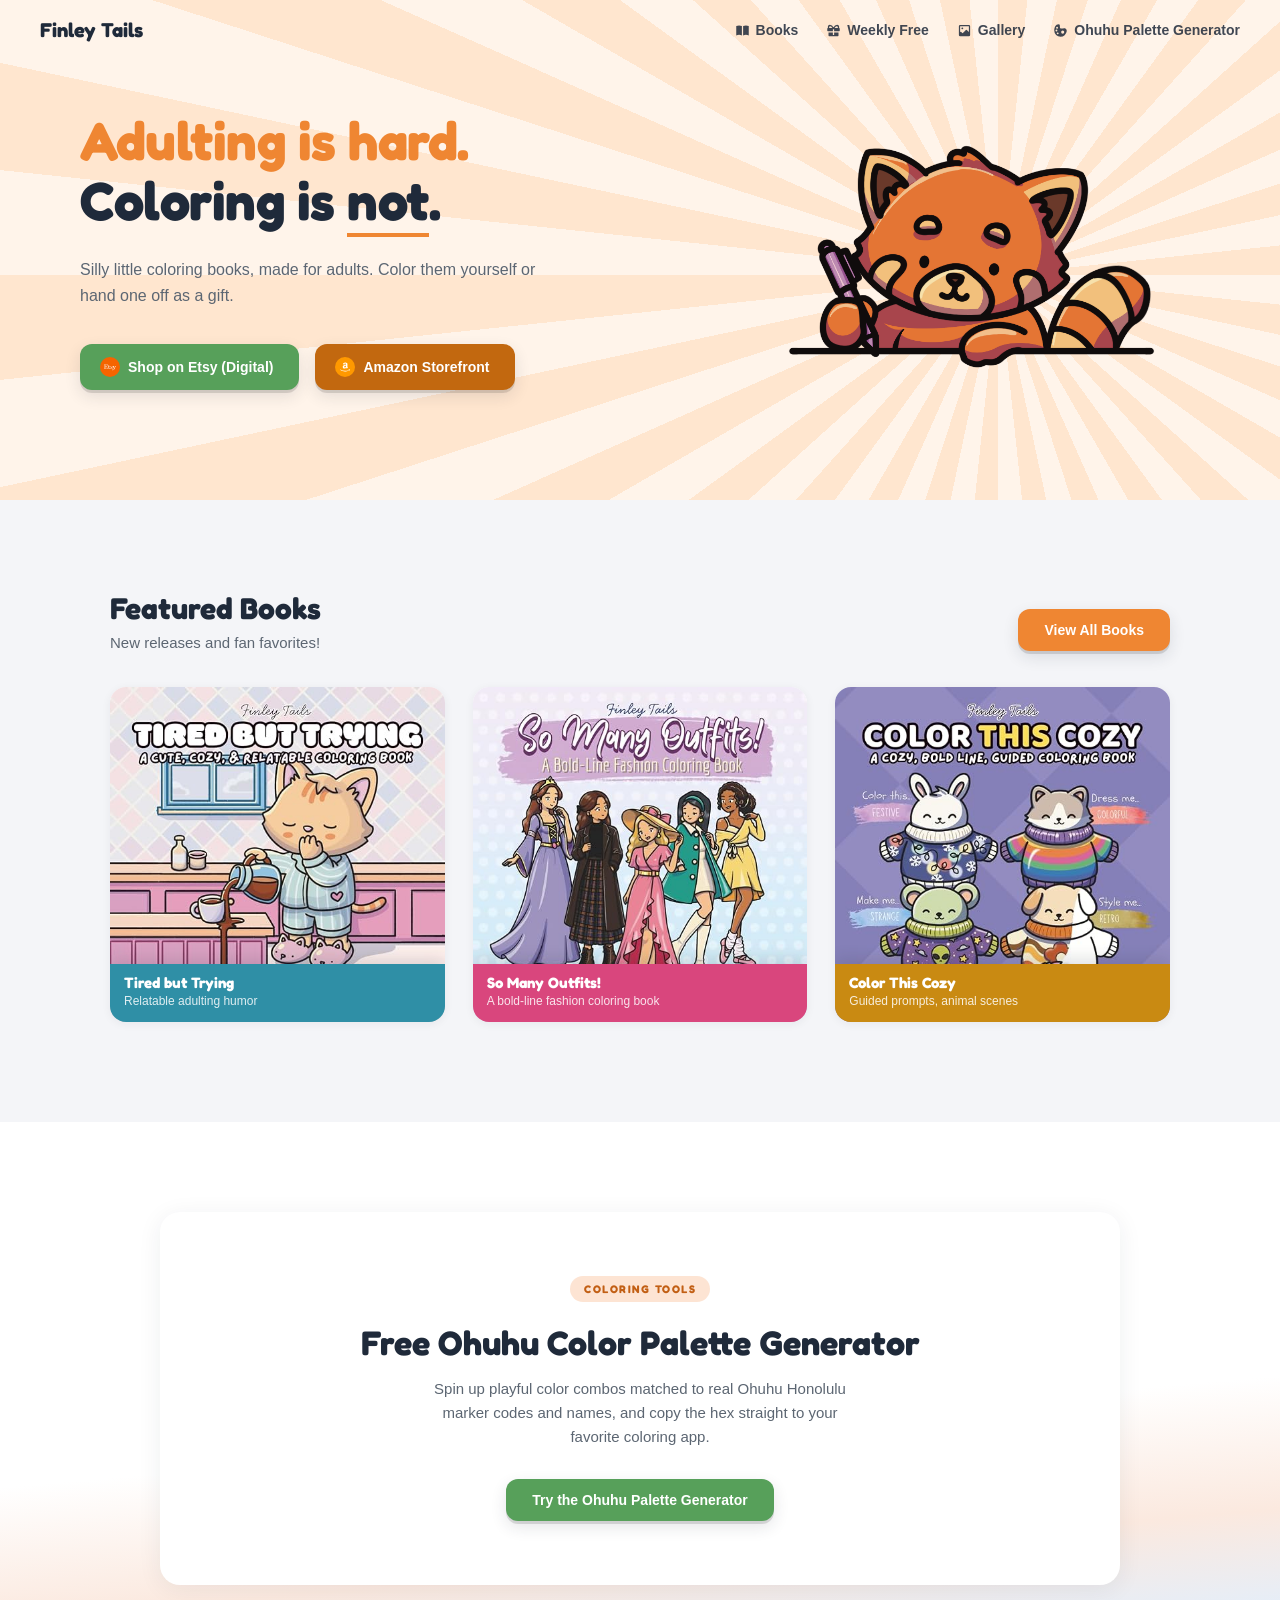
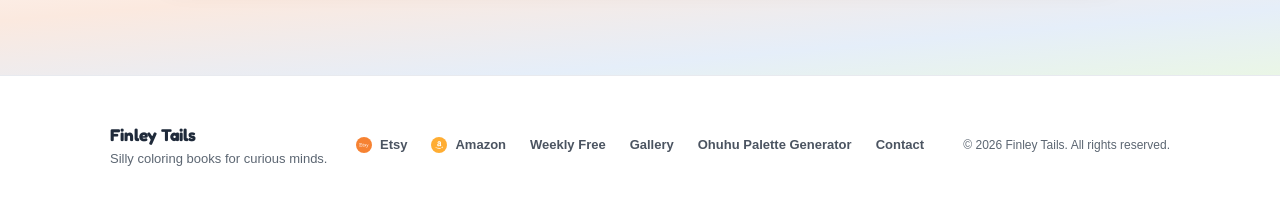
<file: index.html>
<!DOCTYPE html>
<html lang="en">
<head>
  <meta charset="UTF-8">
  <meta name="viewport" content="width=device-width, initial-scale=1.0">
  <title>Silly Coloring Books for Adults | Finley Tails</title>
  <meta name="description" content="Hand-drawn silly coloring books for adults: cozy, funny, and a little chaotic. Great as a gift or a stress-relief hobby. Shop digital downloads and paperbacks on Etsy and Amazon.">
  <link rel="canonical" href="https://finleytails.com/">
  <meta property="og:type" content="website">
  <meta property="og:site_name" content="Finley Tails">
  <meta property="og:title" content="Silly Coloring Books for Adults | Finley Tails">
  <meta property="og:description" content="Hand-drawn silly coloring books for adults: cozy, funny, and a little chaotic. Great as a gift or a stress-relief hobby.">
  <meta property="og:url" content="https://finleytails.com/">
  <meta property="og:image" content="https://finleytails.com/mascot-marker.png">
  <meta name="twitter:card" content="summary_large_image">
  <meta name="twitter:title" content="Silly Coloring Books for Adults | Finley Tails">
  <meta name="twitter:description" content="Hand-drawn silly coloring books for adults: cozy, funny, and a little chaotic. Great as a gift or a stress-relief hobby.">
  <meta name="twitter:image" content="https://finleytails.com/mascot-marker.png">
  <script type="application/ld+json">
  {
    "@context": "https://schema.org",
    "@type": "WebSite",
    "name": "Finley Tails",
    "url": "https://finleytails.com/",
    "description": "Hand-drawn silly coloring books for adults, plus a free Ohuhu color palette generator.",
    "publisher": {
      "@type": "Organization",
      "name": "Finley Tails"
    }
  }
  </script>
  <link rel="icon" type="image/x-icon" href="favicon.ico">
  <link rel="icon" type="image/png" sizes="32x32" href="favicon-32x32.png">
  <link rel="icon" type="image/png" sizes="16x16" href="favicon-16x16.png">
  <link rel="apple-touch-icon" sizes="180x180" href="apple-touch-icon.png">
  <link rel="manifest" href="site.webmanifest">
  <link rel="preconnect" href="https://fonts.googleapis.com">
  <link rel="preconnect" href="https://fonts.gstatic.com" crossorigin>
  <link href="https://fonts.googleapis.com/css2?family=Fredoka:wght@500;600;700;800&display=swap" rel="stylesheet">
  <link rel="stylesheet" href="site.css">
</head>
<body class="landing">
  <nav class="site-nav">
    <a href="index.html" class="logo">Finley Tails</a>
    <input type="checkbox" id="nav-toggle" class="nav-toggle-checkbox">
    <label for="nav-toggle" class="nav-toggle" aria-label="Toggle menu">
      <span></span><span></span><span></span>
    </label>
    <div class="nav-links">
      <a href="books.html"><span class="btn-icon icon-book-open" aria-hidden="true"></span>Books</a>
      <a href="weekly.html"><span class="btn-icon icon-gift" aria-hidden="true"></span>Weekly Free</a>
      <a href="gallery.html"><span class="btn-icon icon-image" aria-hidden="true"></span>Gallery</a>
      <a href="palette.html"><span class="btn-icon icon-palette" aria-hidden="true"></span>Ohuhu Palette Generator</a>
    </div>
  </nav>

  <section class="hero">
    <div class="hero-inner">
      <div class="hero-content">
        <h1><span class="text-accent">Adulting is hard.</span> Coloring is&nbsp;<span class="accent-underline">not</span>.</h1>
        <p class="hero-sub">
          Silly little coloring books, made for adults. Color them yourself or hand
          one off as a gift.
        </p>
        <div class="hero-cta">
          <a class="btn btn-green" href="https://www.etsy.com/shop/FinleyTails" target="_blank" rel="noopener"><span class="btn-icon icon-etsy" aria-hidden="true"></span>Shop on Etsy (Digital)</a>
          <a class="btn btn-amazon" href="https://www.amazon.com/stores/Finley-Tails/author/B0F9QR5VGS" target="_blank" rel="noopener"><span class="btn-icon icon-amazon" aria-hidden="true"></span>Amazon Storefront</a>
        </div>
      </div>
      <div class="hero-art">
        <img class="mascot-hero" src="mascot-marker.png" alt="Finley Tails mascot red panda holding a marker">
      </div>
    </div>
  </section>

  <section class="collections" id="books">
    <div class="section-head">
      <div>
        <h2>Featured Books</h2>
        <p>New releases and fan favorites!</p>
      </div>
      <a href="books.html" class="btn btn-orange view-all-btn">View All Books</a>
    </div>
    <div class="cards">
      <article class="card" style="--accent:#2f8fa6">
        <div class="cover-wrap">
          <img class="cover-img" src="covers/tired-but-trying.jpg" alt="Tired but Trying adult coloring book cover">
          <div class="cover-actions">
            <a class="cover-btn cover-btn-etsy" href="https://www.etsy.com/listing/4309432994/tired-but-trying-funny-animals-coloring" target="_blank" rel="noopener"><span class="btn-icon icon-etsy" aria-hidden="true"></span>Etsy (Digital)</a>
            <a class="cover-btn cover-btn-amazon" href="https://www.amazon.com/Tired-but-Trying-Easy-Color/dp/B0F8NSGVPY" target="_blank" rel="noopener"><span class="btn-icon icon-amazon" aria-hidden="true"></span>Amazon</a>
          </div>
        </div>
        <div class="card-body">
          <h3>Tired but Trying</h3>
          <p>Relatable adulting humor</p>
        </div>
      </article>
      <article class="card" style="--accent:#d9467d">
        <div class="cover-wrap">
          <img class="cover-img" src="covers/so-many-outfits.jpg" alt="So Many Outfits! adult coloring book cover">
          <div class="cover-actions">
            <a class="cover-btn cover-btn-etsy" href="https://www.etsy.com/listing/4532546817/so-many-outfits-a-bold-line-coloring" target="_blank" rel="noopener"><span class="btn-icon icon-etsy" aria-hidden="true"></span>Etsy (Digital)</a>
            <a class="cover-btn cover-btn-amazon" href="https://www.amazon.com/So-Many-Outfits-Fashion-Coloring/dp/B0H7FC542N" target="_blank" rel="noopener"><span class="btn-icon icon-amazon" aria-hidden="true"></span>Amazon</a>
          </div>
        </div>
        <div class="card-body">
          <h3>So Many Outfits!</h3>
          <p>A bold-line fashion coloring book</p>
        </div>
      </article>
      <article class="card" style="--accent:#c98a12">
        <div class="cover-wrap">
          <img class="cover-img" src="covers/color-this-cozy.jpg" alt="Color This Cozy adult coloring book cover">
          <div class="cover-actions">
            <a class="cover-btn cover-btn-etsy" href="https://www.etsy.com/listing/4509660089/color-this-cozy-coloring-book-guided" target="_blank" rel="noopener"><span class="btn-icon icon-etsy" aria-hidden="true"></span>Etsy (Digital)</a>
            <a class="cover-btn cover-btn-amazon" href="https://www.amazon.com/Color-This-Cozy-Coloring-Challenges/dp/B0H23PYS2T" target="_blank" rel="noopener"><span class="btn-icon icon-amazon" aria-hidden="true"></span>Amazon</a>
          </div>
        </div>
        <div class="card-body">
          <h3>Color This Cozy</h3>
          <p>Guided prompts, animal scenes</p>
        </div>
      </article>
    </div>
  </section>

  <section class="tool-cta">
    <div class="tool-card">
      <span class="badge">Coloring Tools</span>
      <h2>Free Ohuhu Color Palette Generator</h2>
      <p>
        Spin up playful color combos matched to real Ohuhu Honolulu marker
        codes and names, and copy the hex straight to your favorite coloring app.
      </p>
      <a class="btn btn-green" href="palette.html">Try the Ohuhu Palette Generator</a>
    </div>
  </section>

  <footer class="site-footer">
    <div class="footer-inner">
      <div class="footer-brand">
        <span class="logo">Finley Tails</span>
        <p>Silly coloring books for curious minds.</p>
      </div>
      <div class="footer-links">
        <a href="https://www.etsy.com/shop/FinleyTails" target="_blank" rel="noopener"><span class="btn-icon icon-etsy" aria-hidden="true"></span>Etsy</a>
        <a href="https://www.amazon.com/stores/Finley-Tails/author/B0F9QR5VGS" target="_blank" rel="noopener"><span class="btn-icon icon-amazon" aria-hidden="true"></span>Amazon</a>
        <a href="weekly.html">Weekly Free</a>
        <a href="gallery.html">Gallery</a>
        <a href="palette.html">Ohuhu Palette Generator</a>
        <a href="contact.html">Contact</a>
      </div>
      <p class="copyright">© 2026 Finley Tails. All rights reserved.</p>
    </div>
  </footer>
</body>
</html>
</file>
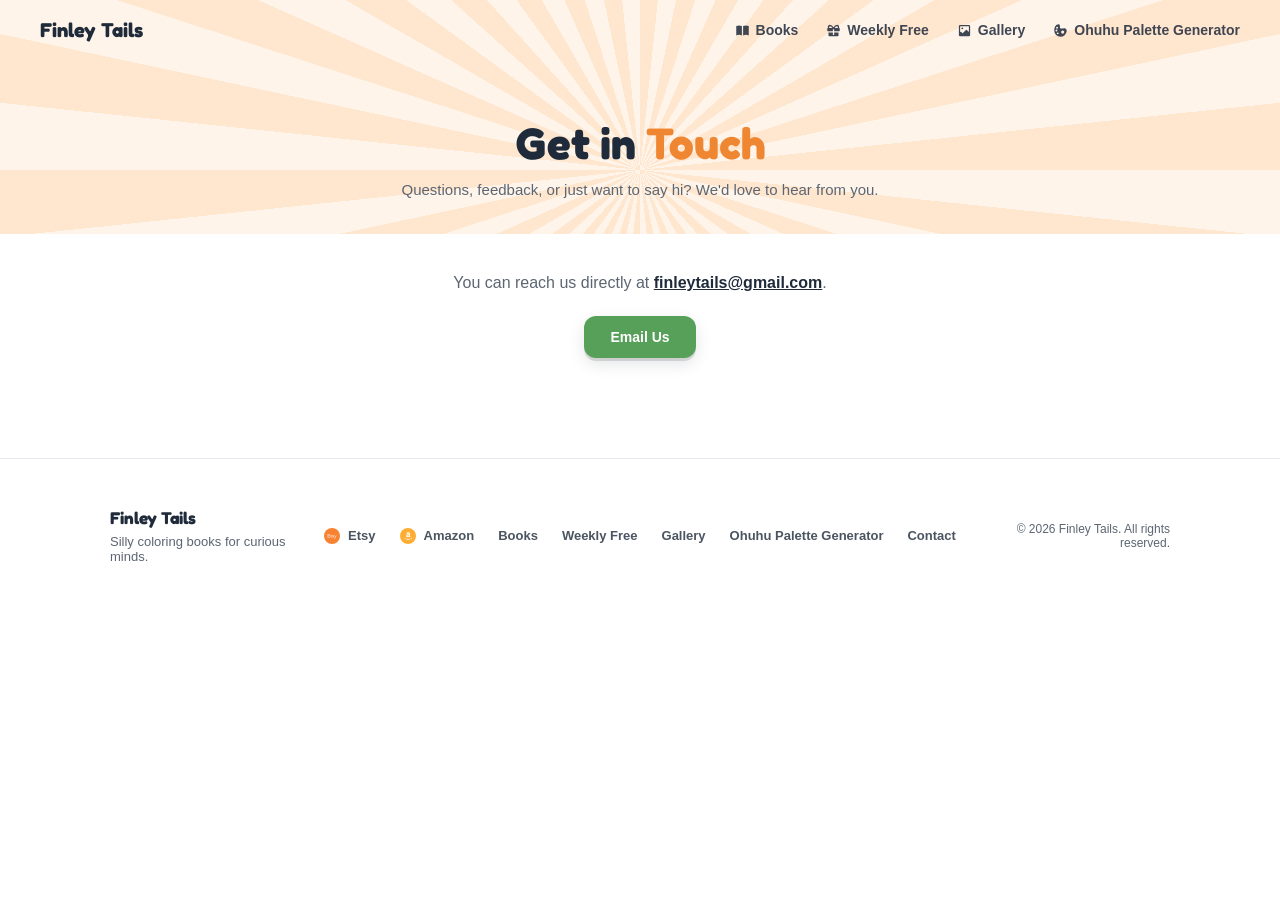
<file: contact.html>
<!DOCTYPE html>
<html lang="en">
<head>
  <meta charset="UTF-8">
  <meta name="viewport" content="width=device-width, initial-scale=1.0">
  <title>Contact | Finley Tails</title>
  <meta name="description" content="Get in touch with Finley Tails. Questions, feedback, or just want to say hi? Email us at finleytails@gmail.com.">
  <link rel="canonical" href="https://finleytails.com/contact.html">
  <meta property="og:type" content="website">
  <meta property="og:site_name" content="Finley Tails">
  <meta property="og:title" content="Contact | Finley Tails">
  <meta property="og:description" content="Get in touch with Finley Tails. Questions, feedback, or just want to say hi?">
  <meta property="og:url" content="https://finleytails.com/contact.html">
  <meta property="og:image" content="https://finleytails.com/mascot-marker.png">
  <meta name="twitter:card" content="summary_large_image">
  <meta name="twitter:title" content="Contact | Finley Tails">
  <meta name="twitter:description" content="Get in touch with Finley Tails. Questions, feedback, or just want to say hi?">
  <meta name="twitter:image" content="https://finleytails.com/mascot-marker.png">
  <link rel="icon" type="image/x-icon" href="favicon.ico">
  <link rel="icon" type="image/png" sizes="32x32" href="favicon-32x32.png">
  <link rel="icon" type="image/png" sizes="16x16" href="favicon-16x16.png">
  <link rel="apple-touch-icon" sizes="180x180" href="apple-touch-icon.png">
  <link rel="manifest" href="site.webmanifest">
  <link rel="preconnect" href="https://fonts.googleapis.com">
  <link rel="preconnect" href="https://fonts.gstatic.com" crossorigin>
  <link href="https://fonts.googleapis.com/css2?family=Fredoka:wght@500;600;700;800&display=swap" rel="stylesheet">
  <link rel="stylesheet" href="site.css">
</head>
<body class="books-page">
  <nav class="site-nav">
    <a href="index.html" class="logo">Finley Tails</a>
    <input type="checkbox" id="nav-toggle" class="nav-toggle-checkbox">
    <label for="nav-toggle" class="nav-toggle" aria-label="Toggle menu">
      <span></span><span></span><span></span>
    </label>
    <div class="nav-links">
      <a href="books.html"><span class="btn-icon icon-book-open" aria-hidden="true"></span>Books</a>
      <a href="weekly.html"><span class="btn-icon icon-gift" aria-hidden="true"></span>Weekly Free</a>
      <a href="gallery.html"><span class="btn-icon icon-image" aria-hidden="true"></span>Gallery</a>
      <a href="palette.html"><span class="btn-icon icon-palette" aria-hidden="true"></span>Ohuhu Palette Generator</a>
    </div>
  </nav>

  <header class="page-header">
    <h1>Get in <span class="text-accent">Touch</span></h1>
    <p>Questions, feedback, or just want to say hi? We'd love to hear from you.</p>
  </header>

  <section class="collections">
    <div class="contact-card">
      <p>You can reach us directly at <a href="mailto:finleytails@gmail.com">finleytails@gmail.com</a>.</p>
      <a class="btn btn-green" href="mailto:finleytails@gmail.com">Email Us</a>
    </div>
  </section>

  <footer class="site-footer">
    <div class="footer-inner">
      <div class="footer-brand">
        <span class="logo">Finley Tails</span>
        <p>Silly coloring books for curious minds.</p>
      </div>
      <div class="footer-links">
        <a href="https://www.etsy.com/shop/FinleyTails" target="_blank" rel="noopener"><span class="btn-icon icon-etsy" aria-hidden="true"></span>Etsy</a>
        <a href="https://www.amazon.com/stores/Finley-Tails/author/B0F9QR5VGS" target="_blank" rel="noopener"><span class="btn-icon icon-amazon" aria-hidden="true"></span>Amazon</a>
        <a href="books.html">Books</a>
        <a href="weekly.html">Weekly Free</a>
        <a href="gallery.html">Gallery</a>
        <a href="palette.html">Ohuhu Palette Generator</a>
        <a href="contact.html">Contact</a>
      </div>
      <p class="copyright">© 2026 Finley Tails. All rights reserved.</p>
    </div>
  </footer>
</body>
</html>
</file>
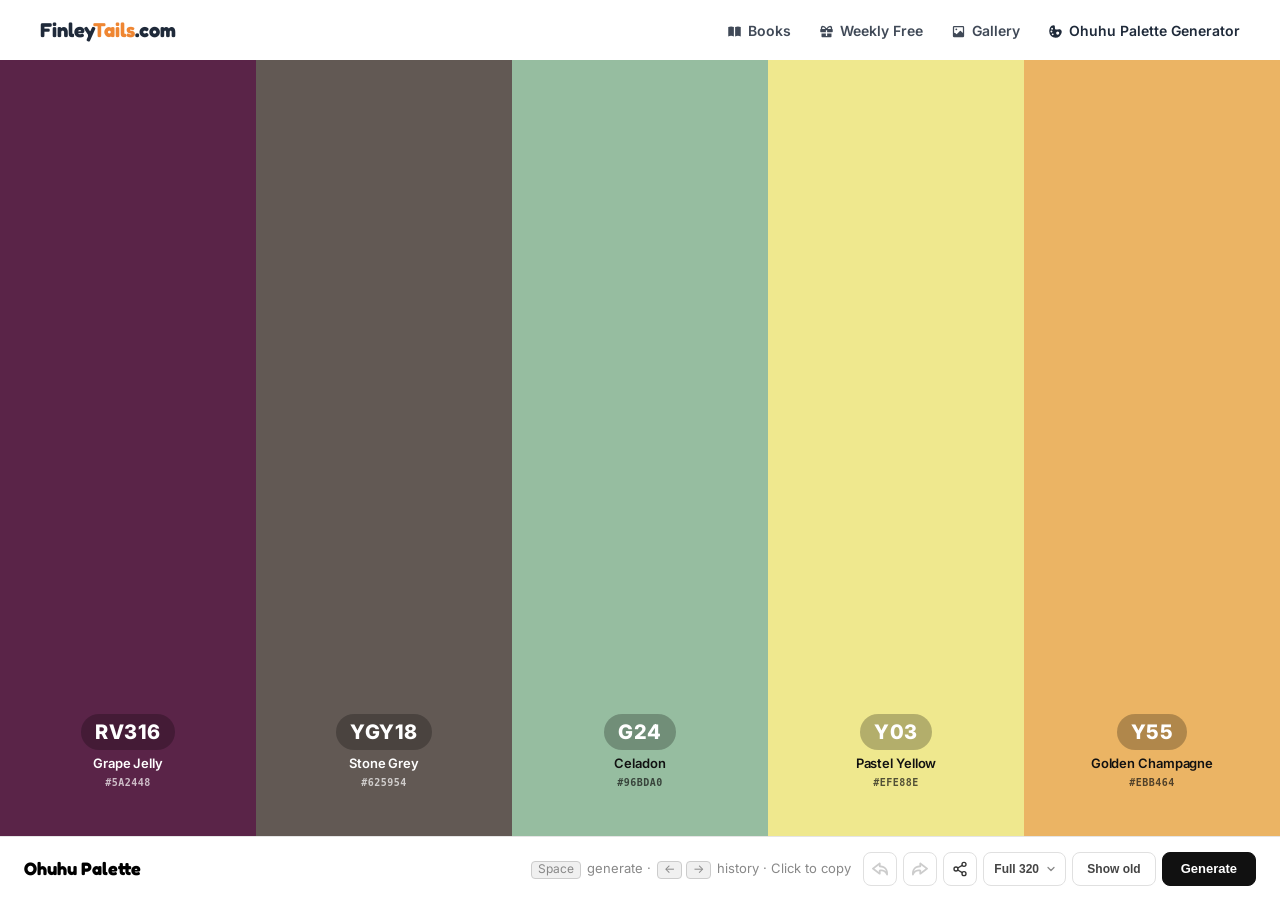
<file: palette.html>
<!DOCTYPE html>
<html lang="en">
<head>
  <meta charset="UTF-8">
  <meta name="viewport" content="width=device-width, initial-scale=1.0, viewport-fit=cover">
  <title>Ohuhu Color Palette Generator | Finley Tails</title>
  <meta name="description" content="Free Ohuhu color palette generator: instantly spin up color combos matched to real Ohuhu Honolulu alcohol marker codes and names, with hex values you can copy straight into your coloring app.">
  <link rel="canonical" href="https://finleytails.com/palette.html">
  <meta property="og:type" content="website">
  <meta property="og:site_name" content="Finley Tails">
  <meta property="og:title" content="Ohuhu Color Palette Generator | Finley Tails">
  <meta property="og:description" content="Free Ohuhu color palette generator: instantly spin up color combos matched to real Ohuhu Honolulu marker codes and names.">
  <meta property="og:url" content="https://finleytails.com/palette.html">
  <meta property="og:image" content="https://finleytails.com/mascot-marker.png">
  <meta name="twitter:card" content="summary_large_image">
  <meta name="twitter:title" content="Ohuhu Color Palette Generator | Finley Tails">
  <meta name="twitter:description" content="Free Ohuhu color palette generator: instantly spin up color combos matched to real Ohuhu Honolulu marker codes and names.">
  <meta name="twitter:image" content="https://finleytails.com/mascot-marker.png">
  <script type="application/ld+json">
  {
    "@context": "https://schema.org",
    "@type": "WebApplication",
    "name": "Ohuhu Color Palette Generator",
    "alternateName": "Ohuhu Palette Generator",
    "url": "https://finleytails.com/palette.html",
    "applicationCategory": "DesignApplication",
    "operatingSystem": "Any",
    "description": "Free online tool that generates color palettes matched to real Ohuhu Honolulu alcohol marker codes and names, with hex values for copying into any coloring app.",
    "offers": {
      "@type": "Offer",
      "price": "0",
      "priceCurrency": "USD"
    },
    "publisher": {
      "@type": "Organization",
      "name": "Finley Tails"
    }
  }
  </script>
  <link rel="icon" type="image/x-icon" href="favicon.ico">
  <link rel="icon" type="image/png" sizes="32x32" href="favicon-32x32.png">
  <link rel="icon" type="image/png" sizes="16x16" href="favicon-16x16.png">
  <link rel="apple-touch-icon" sizes="180x180" href="apple-touch-icon.png">
  <link rel="manifest" href="site.webmanifest">
  <link rel="preconnect" href="https://fonts.googleapis.com">
  <link rel="preconnect" href="https://fonts.gstatic.com" crossorigin>
  <link href="https://fonts.googleapis.com/css2?family=Fredoka:wght@500;600;700;800&family=Inter:wght@400;500;600;700;800&display=swap" rel="stylesheet">
  <link rel="stylesheet" href="site.css">
  <link rel="stylesheet" href="style.css">
</head>
<body class="palette-page">
  <nav class="site-nav">
    <div class="nav-brand">
      <a href="index.html" class="logo">Finley<span class="text-accent">Tails</span>.com</a>
      <span class="nav-subtitle">Ohuhu Color Palette Generator</span>
    </div>
    <input type="checkbox" id="nav-toggle" class="nav-toggle-checkbox">
    <label for="nav-toggle" class="nav-toggle" aria-label="Toggle menu">
      <span></span><span></span><span></span>
    </label>
    <div class="nav-links">
      <a href="books.html"><span class="btn-icon icon-book-open" aria-hidden="true"></span>Books</a>
      <a href="weekly.html"><span class="btn-icon icon-gift" aria-hidden="true"></span>Weekly Free</a>
      <a href="gallery.html"><span class="btn-icon icon-image" aria-hidden="true"></span>Gallery</a>
      <a href="palette.html" class="current"><span class="btn-icon icon-palette" aria-hidden="true"></span>Ohuhu Palette Generator</a>
    </div>
  </nav>

  <main id="palette"></main>

  <footer class="controls-bar">
    <div class="brand">
      <h1>Ohuhu Palette</h1>
    </div>
    <div class="controls">
      <span class="hint"><kbd>Space</kbd> generate · <kbd>←</kbd><kbd>→</kbd> history · Click to copy</span>
      <div class="action-bar">
        <div class="nav-controls">
          <button id="back-btn" class="nav-btn" title="Previous palette (←)" aria-label="Previous palette"><span class="btn-icon icon-arrow-back" aria-hidden="true"></span></button>
          <button id="forward-btn" class="nav-btn" title="Next palette (→)" aria-label="Next palette"><span class="btn-icon icon-arrow-next" aria-hidden="true"></span></button>
          <button id="share-btn" class="nav-btn" type="button" title="Copy share link" aria-label="Copy share link">
            <svg viewBox="0 0 24 24" fill="none" stroke="currentColor" stroke-width="2" stroke-linecap="round" stroke-linejoin="round" width="16" height="16" aria-hidden="true">
              <circle cx="18" cy="5" r="3"></circle>
              <circle cx="6" cy="12" r="3"></circle>
              <circle cx="18" cy="19" r="3"></circle>
              <line x1="8.59" y1="13.51" x2="15.42" y2="17.49"></line>
              <line x1="15.41" y1="6.51" x2="8.59" y2="10.49"></line>
            </svg>
          </button>
        </div>
        <select id="marker-set-select" class="set-select" title="Limit palettes to a marker set" aria-label="Limit palettes to a marker set">
          <option value="320">Full 320</option>
          <option value="216">216 set</option>
          <option value="120">120 set</option>
        </select>
        <button id="old-names-toggle" class="old-toggle" type="button" title="Toggle between new and pre-rename (R2) codes and names">New names</button>
        <button id="generate-btn">Generate</button>
      </div>
    </div>
  </footer>

  <div id="toast" class="toast" aria-live="polite"></div>

  <script src="marker_palettes.js"></script>
  <script src="ohuhu_sets.js"></script>
  <script src="markers.js"></script>
  <script src="script.js"></script>
</body>
</html>
</file>
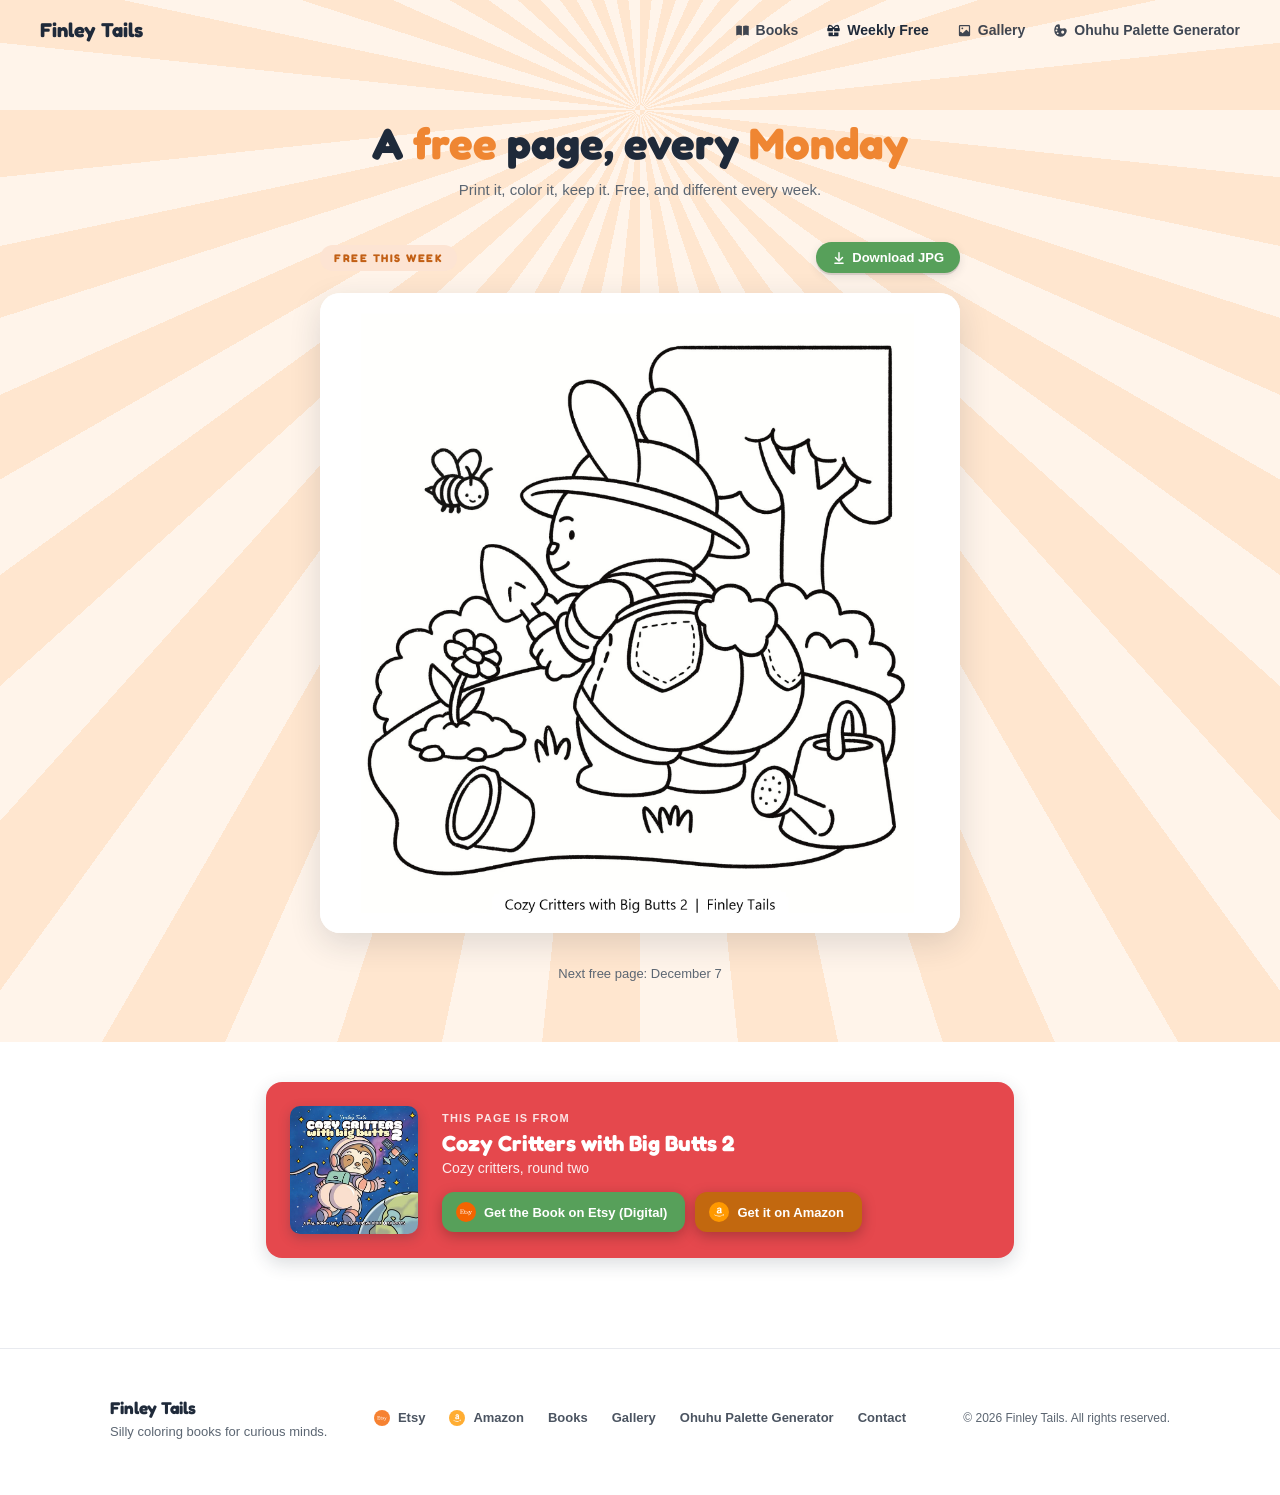
<file: weekly.html>
<!DOCTYPE html>
<html lang="en">
<head>
  <meta charset="UTF-8">
  <meta name="viewport" content="width=device-width, initial-scale=1.0">
  <title>Free Coloring Page Every Week | Finley Tails</title>
  <meta name="description" content="A free printable coloring page every Monday, pulled from a different Finley Tails adult coloring book each week. No sign-up. Just print, color, and keep it.">
  <link rel="canonical" href="https://finleytails.com/weekly.html">
  <meta property="og:type" content="website">
  <meta property="og:site_name" content="Finley Tails">
  <meta property="og:title" content="Free Coloring Page Every Week | Finley Tails">
  <meta property="og:description" content="A free printable coloring page every Monday, pulled from a different Finley Tails adult coloring book each week.">
  <meta property="og:url" content="https://finleytails.com/weekly.html">
  <meta property="og:image" content="https://finleytails.com/mascot-marker.png">
  <meta name="twitter:card" content="summary_large_image">
  <meta name="twitter:title" content="Free Coloring Page Every Week | Finley Tails">
  <meta name="twitter:description" content="A free printable coloring page every Monday, pulled from a different Finley Tails adult coloring book each week.">
  <meta name="twitter:image" content="https://finleytails.com/mascot-marker.png">
  <link rel="icon" type="image/x-icon" href="favicon.ico">
  <link rel="icon" type="image/png" sizes="32x32" href="favicon-32x32.png">
  <link rel="icon" type="image/png" sizes="16x16" href="favicon-16x16.png">
  <link rel="apple-touch-icon" sizes="180x180" href="apple-touch-icon.png">
  <link rel="manifest" href="site.webmanifest">
  <link rel="preconnect" href="https://fonts.googleapis.com">
  <link rel="preconnect" href="https://fonts.gstatic.com" crossorigin>
  <link href="https://fonts.googleapis.com/css2?family=Fredoka:wght@500;600;700;800&display=swap" rel="stylesheet">
  <link rel="stylesheet" href="site.css">
</head>
<body class="books-page sunburst-page">
  <nav class="site-nav">
    <a href="index.html" class="logo">Finley Tails</a>
    <input type="checkbox" id="nav-toggle" class="nav-toggle-checkbox">
    <label for="nav-toggle" class="nav-toggle" aria-label="Toggle menu">
      <span></span><span></span><span></span>
    </label>
    <div class="nav-links">
      <a href="books.html"><span class="btn-icon icon-book-open" aria-hidden="true"></span>Books</a>
      <a href="weekly.html" class="current"><span class="btn-icon icon-gift" aria-hidden="true"></span>Weekly Free</a>
      <a href="gallery.html"><span class="btn-icon icon-image" aria-hidden="true"></span>Gallery</a>
      <a href="palette.html"><span class="btn-icon icon-palette" aria-hidden="true"></span>Ohuhu Palette Generator</a>
    </div>
  </nav>

  <header class="page-header">
    <h1>A <span class="text-accent">free</span> page, every <span class="text-accent">Monday</span></h1>
    <p>Print it, color it, keep it. Free, and different every week.</p>
  </header>

  <section class="weekly-feature">
    <div class="weekly-feature-row">
      <span class="badge">Free This Week</span>
      <a id="weekly-download-link" class="btn btn-green weekly-download-btn" href="#" download>
        <svg viewBox="0 0 24 24" fill="none" stroke="currentColor" stroke-width="2.5" stroke-linecap="round" stroke-linejoin="round" aria-hidden="true">
          <path d="M12 3v13"></path>
          <path d="M6 11l6 6 6-6"></path>
          <path d="M5 21h14"></path>
        </svg>
        <span id="weekly-download-label">Download</span>
      </a>
    </div>
    <div class="weekly-page-frame">
      <img id="weekly-page-img" src="" alt="">
    </div>
    <p id="weekly-next" class="weekly-next"></p>
  </section>

  <section class="weekly-source">
    <div id="weekly-source-card" class="weekly-source-card">
      <img id="weekly-cover-img" class="weekly-cover" src="" alt="">
      <div class="weekly-source-info">
        <span class="weekly-source-label">This page is from</span>
        <h2 id="weekly-book-title"></h2>
        <p id="weekly-tagline"></p>
        <div class="hero-cta">
          <a id="weekly-etsy-link" class="btn btn-green" href="#" target="_blank" rel="noopener"><span class="btn-icon icon-etsy" aria-hidden="true"></span>Get the Book on Etsy (Digital)</a>
          <a id="weekly-amazon-link" class="btn btn-amazon" href="#" target="_blank" rel="noopener"><span class="btn-icon icon-amazon" aria-hidden="true"></span>Get it on Amazon</a>
        </div>
      </div>
    </div>
  </section>

  <footer class="site-footer">
    <div class="footer-inner">
      <div class="footer-brand">
        <span class="logo">Finley Tails</span>
        <p>Silly coloring books for curious minds.</p>
      </div>
      <div class="footer-links">
        <a href="https://www.etsy.com/shop/FinleyTails" target="_blank" rel="noopener"><span class="btn-icon icon-etsy" aria-hidden="true"></span>Etsy</a>
        <a href="https://www.amazon.com/stores/Finley-Tails/author/B0F9QR5VGS" target="_blank" rel="noopener"><span class="btn-icon icon-amazon" aria-hidden="true"></span>Amazon</a>
        <a href="books.html">Books</a>
        <a href="gallery.html">Gallery</a>
        <a href="palette.html">Ohuhu Palette Generator</a>
        <a href="contact.html">Contact</a>
      </div>
      <p class="copyright">© 2026 Finley Tails. All rights reserved.</p>
    </div>
  </footer>

  <script src="weekly.js"></script>
</body>
</html>
</file>
<file: site.css>
/* Shared site styles: nav, landing page, footer. */

:root {
  --ink: #1f2a3a;
  --muted: #5c6672;
  --green: #57a05a;
  --green-dark: #4a8c4d;
  --orange: #ef8632;
  --orange-dark: #db7420;
  --amazon: #c2680f;
  --amazon-dark: #a8570c;
  --cream: #f4f5f8;
  --paper: #ffffff;
  --font-display: "Fredoka", -apple-system, BlinkMacSystemFont, "Segoe UI", Roboto, sans-serif;
  /* Two-tone peach sunburst rays — used behind the home page hero and
     the Books, Weekly Free and Contact pages. Each place sets where
     the rays fan out from. */
  --ray-dark: #ffe6cf;
  --ray-light: #fff4ea;
}

h1,
h2,
h3,
.logo,
.badge {
  font-family: var(--font-display);
}

.landing,
.books-page {
  margin: 0;
  font-family: -apple-system, BlinkMacSystemFont, "Segoe UI", Roboto, sans-serif;
  color: var(--ink);
  background: var(--paper);
}

/* ---------- Nav ---------- */

.site-nav {
  position: relative;
  z-index: 20;
  display: flex;
  align-items: center;
  justify-content: space-between;
  padding: 18px 40px;
}

.landing .site-nav {
  position: absolute;
  top: 0;
  left: 0;
  right: 0;
  z-index: 10;
  background: transparent;
}

.palette-page .site-nav {
  background: var(--paper);
}

/* Transparent so the page-header glow shows through behind it. */
.books-page .site-nav {
  background: transparent;
}

.page-header {
  position: relative;
  max-width: 1060px;
  margin: 0 auto;
  padding: 56px 40px 36px;
  text-align: center;
}

.page-header::before {
  content: "";
  position: absolute;
  left: 50%;
  right: 50%;
  top: -120px;
  bottom: 0;
  margin-left: -50vw;
  margin-right: -50vw;
  /* Rays fan out from just above the page title (this layer starts
     120px above the header, behind the nav). */
  background: repeating-conic-gradient(from 0deg at 50% 230px,
    var(--ray-dark) 0deg 6deg, var(--ray-light) 6deg 12deg);
  pointer-events: none;
}

.page-header > * {
  position: relative;
}

.page-header h1 {
  margin: 0;
  font-size: clamp(32px, 5vw, 44px);
  font-weight: 800;
}

.page-header p {
  margin: 12px 0 0;
  color: var(--muted);
  font-size: 15px;
}

.site-nav .logo {
  font-size: 20px;
  font-weight: 800;
  color: var(--ink);
  text-decoration: none;
}

.nav-brand {
  display: flex;
  flex-direction: column;
}

.nav-subtitle {
  display: none;
}

.nav-links {
  display: flex;
  gap: 28px;
}

.nav-links a {
  font-size: 14px;
  font-weight: 600;
  color: var(--ink);
  text-decoration: none;
  opacity: 0.85;
}

.nav-links a:hover,
.nav-links a.current {
  opacity: 1;
}

.nav-toggle-checkbox {
  display: none;
}

.nav-toggle {
  display: none;
  flex-direction: column;
  align-items: center;
  justify-content: center;
  gap: 5px;
  width: 34px;
  height: 34px;
  cursor: pointer;
}

.nav-toggle span {
  display: block;
  width: 22px;
  height: 2px;
  border-radius: 2px;
  background: var(--ink);
}

/* ---------- Hero ---------- */

.hero {
  position: relative;
  overflow: hidden;
  padding: 110px 24px;
  /* Rays fan out from behind Finley. */
  background: repeating-conic-gradient(from 0deg at 78% 55%,
    var(--ray-dark) 0deg 6deg, var(--ray-light) 6deg 12deg);
}

.hero-inner {
  position: relative;
  max-width: 1120px;
  margin: 0 auto;
  display: flex;
  align-items: center;
  justify-content: space-between;
  gap: 48px;
}

.hero-content {
  flex: 1;
  min-width: 0;
  text-align: left;
}

.hero-art {
  flex-shrink: 0;
  display: flex;
  justify-content: center;
}

.hero h1 {
  margin: 0;
  max-width: 560px;
  font-size: clamp(38px, 5vw, 54px);
  line-height: 1.12;
  font-weight: 800;
  letter-spacing: -0.5px;
}

.accent-underline {
  border-bottom: 4px solid var(--orange);
}

.text-accent {
  color: var(--orange);
}

.hero-sub {
  margin: 26px 0 0;
  max-width: 480px;
  font-size: 16px;
  line-height: 1.6;
  color: var(--muted);
}

.hero-cta {
  display: flex;
  justify-content: flex-start;
  gap: 16px;
  margin-top: 36px;
  flex-wrap: wrap;
}

/* ---------- Buttons ---------- */

.btn {
  display: inline-block;
  padding: 13px 26px;
  border-radius: 12px;
  font-size: 14px;
  font-weight: 700;
  color: #fff;
  text-decoration: none;
  box-shadow: 0 3px 0 rgba(0, 0, 0, 0.12), 0 6px 16px rgba(31, 42, 58, 0.12);
  transition: background 0.15s, transform 0.15s, box-shadow 0.15s;
}

.btn:hover {
  transform: translateY(-2px);
  box-shadow: 0 5px 0 rgba(0, 0, 0, 0.12), 0 10px 22px rgba(31, 42, 58, 0.16);
}

.btn:active {
  transform: translateY(0);
  box-shadow: 0 2px 0 rgba(0, 0, 0, 0.12), 0 4px 10px rgba(31, 42, 58, 0.14);
}

.btn-green { background: var(--green); }
.btn-green:hover { background: var(--green-dark); }
.btn-orange { background: var(--orange); }
.btn-orange:hover { background: var(--orange-dark); }
.btn-amazon { background: var(--amazon); }
.btn-amazon:hover { background: var(--amazon-dark); }

/* Buttons carrying the Etsy/Amazon badge look left-heavy with
   symmetric padding since the badge already reads as leading
   whitespace; ease off the left side to rebalance. */
.btn:has(.icon-etsy),
.btn:has(.icon-amazon) {
  padding-left: 20px;
}

.cover-btn:has(.icon-etsy),
.cover-btn:has(.icon-amazon) {
  padding-left: 14px;
}

/* ---------- Icons ---------- */
/* Single-color SVGs applied via mask so they inherit the button/link's
   text color instead of carrying their own baked-in fill. */

.btn-icon {
  display: inline-block;
  width: 15px;
  height: 15px;
  margin-right: 6px;
  vertical-align: -3px;
  background-color: currentColor;
  -webkit-mask-repeat: no-repeat;
  mask-repeat: no-repeat;
  -webkit-mask-position: center;
  mask-position: center;
  -webkit-mask-size: contain;
  mask-size: contain;
}

.icon-lock-locked { -webkit-mask-image: url("icons/lock-locked.svg"); mask-image: url("icons/lock-locked.svg"); }
.icon-lock-unlocked { -webkit-mask-image: url("icons/lock-unlocked.svg"); mask-image: url("icons/lock-unlocked.svg"); }
.icon-book-open { -webkit-mask-image: url("icons/book-open.svg"); mask-image: url("icons/book-open.svg"); }
.icon-gift { -webkit-mask-image: url("icons/gift.svg"); mask-image: url("icons/gift.svg"); }
.icon-palette { -webkit-mask-image: url("icons/palette.svg"); mask-image: url("icons/palette.svg"); }
.icon-image { -webkit-mask-image: url("icons/image.svg"); mask-image: url("icons/image.svg"); }
.icon-download { -webkit-mask-image: url("icons/download.svg"); mask-image: url("icons/download.svg"); }
.icon-arrow-back { -webkit-mask-image: url("icons/arrow-back.svg"); mask-image: url("icons/arrow-back.svg"); }
.icon-arrow-next { -webkit-mask-image: url("icons/arrow-next.svg"); mask-image: url("icons/arrow-next.svg"); }

.nav-links a .btn-icon {
  width: 15px;
  height: 15px;
  vertical-align: -3px;
}

.cover-btn .btn-icon,
.footer-links a .btn-icon {
  width: 13px;
  height: 13px;
  vertical-align: -2px;
}

/* Etsy/Amazon icons already come as full-color circular badges, so
   they're drawn as a plain background image (not a currentColor
   mask like the other icons) to keep their own colors intact. */
.icon-etsy,
.icon-amazon {
  width: 20px;
  height: 20px;
  margin-right: 8px;
  vertical-align: -5px;
  background-color: transparent;
  -webkit-mask-image: none;
  mask-image: none;
  background-repeat: no-repeat;
  background-position: center;
  background-size: contain;
}

.icon-etsy { background-image: url("icons/etsy.svg"); }
.icon-amazon { background-image: url("icons/amazon.svg"); }

.cover-btn .icon-etsy,
.cover-btn .icon-amazon,
.footer-links a .icon-etsy,
.footer-links a .icon-amazon {
  width: 16px;
  height: 16px;
  vertical-align: -4px;
}

/* ---------- Featured collections ---------- */

.collections {
  background: var(--cream);
  padding: 90px 40px 100px;
}

.books-page .collections {
  background: var(--paper);
  padding-top: 40px;
}

.contact-card {
  max-width: 480px;
  margin: 0 auto;
  text-align: center;
}

.contact-card p {
  margin: 0 0 24px;
  font-size: 16px;
  color: var(--muted);
}

.contact-card p a {
  color: var(--ink);
  font-weight: 700;
}

.section-head {
  display: flex;
  align-items: flex-end;
  justify-content: space-between;
  max-width: 1060px;
  margin: 0 auto 36px;
  gap: 16px;
}

.section-head h2 {
  margin: 0;
  font-size: 30px;
  font-weight: 800;
}

.section-head p {
  margin: 8px 0 0;
  color: var(--muted);
  font-size: 15px;
}

.view-all-btn {
  flex-shrink: 0;
}

.cards {
  display: grid;
  grid-template-columns: repeat(3, 1fr);
  gap: 28px;
  max-width: 1060px;
  margin: 0 auto;
}

.card {
  position: relative;
  aspect-ratio: 1 / 1;
  background: #fff;
  border-radius: 16px;
  overflow: hidden;
  box-shadow: 0 2px 10px rgba(31, 42, 58, 0.06);
}

.cover-wrap {
  position: absolute;
  inset: 0;
  overflow: hidden;
}

.cover-img {
  display: block;
  width: 100%;
  height: 100%;
  object-fit: cover;
}

.cover-actions {
  position: absolute;
  inset: 0;
  z-index: 3;
  display: flex;
  align-items: center;
  justify-content: center;
  gap: 12px;
  background: rgba(31, 42, 58, 0.55);
  opacity: 0;
  transition: opacity 0.18s;
}

.cover-wrap:hover .cover-actions,
.cover-wrap:focus-within .cover-actions {
  opacity: 1;
}

@media (hover: none) {
  .cover-actions {
    opacity: 1;
    background: transparent;
  }
}

.cover-btn {
  color: #fff;
  font-size: 13px;
  font-weight: 700;
  padding: 10px 18px;
  border-radius: 10px;
  text-decoration: none;
  box-shadow: 0 6px 16px rgba(0, 0, 0, 0.3);
  transition: transform 0.15s, background 0.15s;
}

.cover-btn:hover {
  transform: translateY(-2px);
}

.cover-btn-etsy {
  background: var(--green);
}

.cover-btn-etsy:hover {
  background: var(--green-dark);
}

.cover-btn-amazon {
  background: var(--amazon);
}

.cover-btn-amazon:hover {
  background: var(--amazon-dark);
}

.card-body {
  position: absolute;
  left: 0;
  right: 0;
  bottom: 0;
  z-index: 2;
  padding: 10px 14px 12px;
  background: var(--accent, #fff);
  box-shadow: 0 -6px 14px rgba(31, 42, 58, 0.12);
}

.card-body h3 {
  margin: 0;
  font-size: 15px;
  font-weight: 800;
  line-height: 1.2;
  color: #fff;
}

.card-body p {
  margin: 2px 0 0;
  font-size: 12px;
  line-height: 1.3;
  color: rgba(255, 255, 255, 0.85);
}

/* ---------- Book cards (All Books page) ---------- */
/* Richer than the compact Featured cards: cover plus name,
   description, price, and buy/sample actions. */

.book-cards {
  display: grid;
  grid-template-columns: repeat(2, 1fr);
  gap: 24px;
  max-width: 1060px;
  margin: 0 auto;
}

.book-card {
  display: flex;
  gap: 16px;
  min-width: 0;
  background: #fff;
  border-radius: 16px;
  padding: 16px;
  box-shadow: 0 2px 10px rgba(31, 42, 58, 0.06);
}

.book-card-cover {
  flex-shrink: 0;
  align-self: flex-start;
  width: 120px;
  border-radius: 10px;
  overflow: hidden;
}

.book-card-cover img {
  display: block;
  width: 100%;
  object-fit: cover;
}

.book-card-body {
  flex: 1;
  min-width: 0;
  display: flex;
  flex-direction: column;
}

.book-card-body h3 {
  margin: 0;
  font-size: 18px;
  font-weight: 800;
  color: var(--ink);
}

.book-card-desc {
  margin: 6px 0 0;
  font-size: 13px;
  line-height: 1.5;
  color: var(--muted);
}

.book-card-prices {
  display: flex;
  flex-direction: column;
  gap: 3px;
  margin: 10px 0 0;
  font-size: 13px;
}

.book-card-prices .price-store {
  font-weight: 700;
  color: var(--ink);
}

.book-card-prices .price-was {
  color: var(--muted);
  text-decoration: line-through;
  margin-left: 4px;
}

.book-card-prices .price-now {
  font-weight: 800;
  color: var(--accent, var(--ink));
  margin-left: 4px;
}

.book-card-actions {
  display: flex;
  flex-wrap: wrap;
  gap: 6px;
  margin-top: auto;
  padding-top: 12px;
  min-width: 0;
}

.book-card-actions .cover-btn {
  box-shadow: none;
  padding: 7px 9px;
  font-size: 11px;
  white-space: nowrap;
  flex-shrink: 0;
}

.book-card-actions .cover-btn .btn-icon {
  margin-right: 3px;
}

.cover-btn-sample {
  background: var(--accent, var(--ink));
}

.cover-btn-sample:hover {
  filter: brightness(0.9);
}

/* ---------- Sample preview modal ---------- */

.sample-modal {
  position: fixed;
  inset: 0;
  z-index: 200;
  display: flex;
  align-items: center;
  justify-content: center;
  padding: 24px;
}

.sample-modal[hidden] {
  display: none;
}

.sample-modal-backdrop {
  position: absolute;
  inset: 0;
  background: rgba(31, 42, 58, 0.7);
}

.sample-modal-content {
  position: relative;
  z-index: 1;
  width: 100%;
  max-width: 520px;
  max-height: 90vh;
  overflow-y: auto;
  background: #fff;
  border-radius: 16px;
  padding: 20px;
  box-shadow: 0 20px 60px rgba(0, 0, 0, 0.35);
  text-align: center;
}

.sample-modal-close {
  position: absolute;
  top: 12px;
  right: 12px;
  width: 32px;
  height: 32px;
  border-radius: 50%;
  border: none;
  background: #f0f0f0;
  color: var(--ink);
  font-size: 20px;
  line-height: 1;
  cursor: pointer;
  transition: background 0.15s;
}

.sample-modal-close:hover {
  background: #e5e5e5;
}

.sample-modal-img {
  display: block;
  width: 100%;
  height: auto;
  border-radius: 10px;
  margin-bottom: 16px;
}

/* ---------- Palette generator CTA ---------- */

.tool-cta {
  padding: 90px 40px;
  background:
    linear-gradient(
      175deg,
      var(--paper) 0%,
      var(--paper) 55%,
      #fbe9df 75%,
      #e5eef9 90%,
      #eaf6e6 100%
    );
}

.tool-card {
  position: relative;
  max-width: 880px;
  margin: 0 auto;
  background: #fff;
  border-radius: 20px;
  box-shadow: 0 4px 24px rgba(31, 42, 58, 0.07);
  text-align: center;
  padding: 64px 40px;
}

.mascot-hero {
  width: 460px;
  max-width: 42vw;
  height: auto;
  pointer-events: none;
}

.badge {
  display: inline-block;
  background: #fde4d3;
  color: #c25f14;
  font-size: 11px;
  font-weight: 800;
  letter-spacing: 1.5px;
  text-transform: uppercase;
  padding: 6px 14px;
  border-radius: 999px;
}

.tool-card h2 {
  margin: 20px 0 0;
  font-size: 34px;
  font-weight: 800;
}

.tool-card p {
  margin: 14px auto 0;
  max-width: 440px;
  font-size: 15px;
  line-height: 1.6;
  color: var(--muted);
}

.tool-card .btn {
  margin-top: 30px;
}

/* ---------- Weekly free page ---------- */

.weekly-feature {
  display: flex;
  flex-direction: column;
  align-items: center;
  gap: 20px;
  padding: 8px 40px 0;
  background: var(--paper);
}

.weekly-feature-row {
  display: flex;
  align-items: center;
  justify-content: space-between;
  width: 100%;
  max-width: 640px;
}

.weekly-page-frame {
  width: 100%;
  max-width: 640px;
  border-radius: 20px;
  overflow: hidden;
  background: #fff;
  box-shadow: 0 10px 32px rgba(31, 42, 58, 0.14);
}

.weekly-page-frame img {
  display: block;
  width: 100%;
  height: auto;
}

.weekly-download-btn {
  display: inline-flex;
  align-items: center;
  gap: 6px;
  padding: 8px 16px;
  font-size: 13px;
  border-radius: 999px;
  box-shadow: 0 2px 0 rgba(0, 0, 0, 0.1), 0 3px 10px rgba(31, 42, 58, 0.12);
}

.weekly-download-btn svg {
  width: 14px;
  height: 14px;
  flex-shrink: 0;
}

/* Sunburst pages (Books, Weekly Free): the rays are the page background,
   so they run unbroken from the top, behind the header and the main
   content, until a section with its own background (the footer, or
   "This page is from" on Weekly Free). */
.sunburst-page {
  background: repeating-conic-gradient(from 0deg at 50% 110px,
    var(--ray-dark) 0deg 6deg, var(--ray-light) 6deg 12deg);
}

.sunburst-page .page-header::before {
  display: none;
}

.sunburst-page .collections {
  background: transparent;
}

.sunburst-page .weekly-feature {
  background: transparent;
  padding-bottom: 48px;
}

.weekly-source {
  background: var(--paper);
  padding: 40px 40px 90px;
}

.weekly-source-card {
  max-width: 700px;
  margin: 0 auto;
  background: var(--accent, var(--cream));
  border-radius: 16px;
  box-shadow: 0 6px 18px rgba(31, 42, 58, 0.16);
  display: flex;
  align-items: center;
  gap: 24px;
  padding: 24px;
  transition: background 0.2s;
}

.weekly-cover {
  width: 128px;
  height: 128px;
  object-fit: cover;
  border-radius: 10px;
  box-shadow: 0 4px 12px rgba(31, 42, 58, 0.25);
  flex-shrink: 0;
}

.weekly-source-info {
  flex: 1;
  min-width: 0;
}

.weekly-source-label {
  font-size: 11px;
  font-weight: 800;
  letter-spacing: 1.2px;
  text-transform: uppercase;
  color: rgba(255, 255, 255, 0.85);
}

.weekly-source-info h2 {
  margin: 4px 0 0;
  font-size: 22px;
  font-weight: 800;
  color: #fff;
}

.weekly-source-info > p {
  margin: 4px 0 0;
  font-size: 14px;
  color: rgba(255, 255, 255, 0.9);
}

.weekly-source-info .hero-cta {
  justify-content: flex-start;
  gap: 10px;
  margin-top: 16px;
}

.weekly-source-info .hero-cta .btn {
  padding: 10px 18px;
  font-size: 13px;
  box-shadow: 0 4px 14px rgba(0, 0, 0, 0.25);
}

.weekly-source-info .hero-cta .btn:has(.icon-etsy),
.weekly-source-info .hero-cta .btn:has(.icon-amazon) {
  padding-left: 14px;
}

.weekly-next {
  font-size: 13px;
  color: var(--muted);
}

/* ---------- Footer ---------- */

.site-footer {
  background: var(--paper);
  border-top: 1px solid #e8eaef;
  padding: 48px 40px 56px;
}

.footer-inner {
  max-width: 1060px;
  margin: 0 auto;
  display: grid;
  grid-template-columns: 1fr auto 1fr;
  align-items: center;
  gap: 24px;
}

.footer-brand .logo {
  font-size: 17px;
  font-weight: 800;
}

.footer-brand p {
  margin: 6px 0 0;
  font-size: 13px;
  color: var(--muted);
}

.footer-links {
  display: flex;
  flex-wrap: wrap;
  gap: 24px;
}

.footer-links a {
  font-size: 13px;
  font-weight: 600;
  color: var(--ink);
  text-decoration: none;
  opacity: 0.8;
}

.footer-links a:hover {
  opacity: 1;
}

.copyright {
  margin: 0;
  font-size: 12px;
  color: var(--muted);
  text-align: right;
}

/* ---------- Responsive ---------- */

/* ---------- Gallery ---------- */

.gallery-section {
  max-width: 1160px;
  margin: 0 auto;
  padding: 8px 40px 90px;
}

.gallery-filters {
  display: flex;
  flex-wrap: wrap;
  justify-content: center;
  gap: 8px;
  margin-bottom: 28px;
}

.gallery-chip {
  font-family: var(--font-display);
  font-weight: 600;
  font-size: 14px;
  color: var(--ink);
  background: #fff;
  border: 2px solid transparent;
  border-radius: 999px;
  padding: 7px 16px;
  cursor: pointer;
  box-shadow: 0 2px 8px rgba(31, 42, 58, 0.1);
  transition: background 0.15s, color 0.15s, transform 0.15s;
}

.gallery-chip:hover {
  transform: translateY(-1px);
}

.gallery-chip[aria-pressed="true"] {
  background: var(--orange);
  color: #fff;
}

.gallery-chip:focus-visible {
  outline: none;
  border-color: var(--ink);
}

/* Masonry-style columns so square-ish and wide photos both fit. */
.gallery-grid {
  columns: 3 280px;
  column-gap: 18px;
}

.gallery-item {
  position: relative;
  display: block;
  width: 100%;
  margin: 0 0 18px;
  padding: 0;
  border: 0;
  border-radius: 16px;
  overflow: hidden;
  background: #fff;
  cursor: zoom-in;
  break-inside: avoid;
  box-shadow: 0 6px 18px rgba(31, 42, 58, 0.14);
  transition: transform 0.2s, box-shadow 0.2s;
}

.gallery-item:hover {
  transform: translateY(-3px);
  box-shadow: 0 12px 28px rgba(31, 42, 58, 0.2);
}

.gallery-item:focus-visible {
  outline: 3px solid var(--orange);
  outline-offset: 3px;
}

.gallery-item img {
  display: block;
  width: 100%;
  height: auto;
}

.gallery-tag {
  position: absolute;
  left: 10px;
  bottom: 10px;
  font-family: var(--font-display);
  font-size: 12px;
  font-weight: 600;
  color: #fff;
  background: rgba(31, 42, 58, 0.7);
  padding: 4px 10px;
  border-radius: 999px;
  opacity: 0;
  transform: translateY(4px);
  transition: opacity 0.2s, transform 0.2s;
}

.gallery-item:hover .gallery-tag,
.gallery-item:focus-visible .gallery-tag {
  opacity: 1;
  transform: none;
}

@media (hover: none) {
  .gallery-tag {
    opacity: 1;
    transform: none;
  }
}

.gallery-cta {
  margin-top: 40px;
  text-align: center;
}

.gallery-cta p {
  font-family: var(--font-display);
  font-size: 22px;
  font-weight: 700;
  margin: 0 0 16px;
}

.gallery-cta .hero-cta {
  justify-content: center;
}

/* Full-screen photo viewer */
.gallery-lightbox {
  position: fixed;
  inset: 0;
  z-index: 200;
  display: flex;
  align-items: center;
  justify-content: center;
}

.gallery-lightbox[hidden] {
  display: none;
}

.gallery-lightbox-backdrop {
  position: absolute;
  inset: 0;
  background: rgba(20, 26, 36, 0.88);
}

.gallery-lightbox-content {
  position: relative;
  display: flex;
  flex-direction: column;
  align-items: center;
  gap: 12px;
  max-width: min(92vw, 1100px);
}

.gallery-lightbox-img {
  max-width: 100%;
  max-height: 82vh;
  border-radius: 12px;
  box-shadow: 0 20px 60px rgba(0, 0, 0, 0.4);
}

.gallery-lightbox-caption {
  margin: 0;
  color: #fff;
  font-family: var(--font-display);
  font-weight: 600;
  font-size: 15px;
}

.gallery-lightbox-close,
.gallery-lightbox-nav {
  position: fixed;
  display: flex;
  align-items: center;
  justify-content: center;
  width: 48px;
  height: 48px;
  border: 0;
  border-radius: 50%;
  background: rgba(255, 255, 255, 0.92);
  color: var(--ink);
  cursor: pointer;
  box-shadow: 0 4px 14px rgba(0, 0, 0, 0.25);
}

.gallery-lightbox-close {
  top: 18px;
  right: 18px;
  font-size: 30px;
  line-height: 1;
}

.gallery-lightbox-nav {
  top: 50%;
  transform: translateY(-50%);
}

.gallery-lightbox-nav .btn-icon {
  width: 20px;
  height: 20px;
  margin: 0;
  vertical-align: 0;
}

.gallery-lightbox-prev { left: 18px; }
.gallery-lightbox-next { right: 18px; }

@media (max-width: 640px) {
  .gallery-section {
    padding: 0 16px 60px;
  }

  /* One swipeable row of filters instead of several stacked rows. */
  .gallery-filters {
    flex-wrap: nowrap;
    justify-content: flex-start;
    overflow-x: auto;
    margin: 0 -16px 20px;
    padding: 4px 16px 8px;
    scrollbar-width: none;
  }

  .gallery-filters::-webkit-scrollbar {
    display: none;
  }

  .gallery-chip {
    flex: none;
  }

  .gallery-grid {
    columns: 2;
    column-gap: 12px;
  }

  .gallery-item {
    margin-bottom: 12px;
    border-radius: 12px;
  }

  .gallery-tag {
    display: none;
  }

  .gallery-lightbox-nav {
    top: auto;
    bottom: 18px;
    transform: none;
  }
}

@media (max-width: 900px) {
  .cards {
    grid-template-columns: 1fr;
    max-width: 420px;
  }

  .book-cards {
    grid-template-columns: 1fr;
    max-width: 480px;
  }

  .footer-inner {
    grid-template-columns: 1fr;
    text-align: center;
  }

  .footer-links {
    justify-content: center;
  }

  .copyright {
    text-align: center;
  }
}

@media (max-width: 640px) {
  .site-nav {
    padding: 14px 20px;
  }

  .nav-subtitle {
    display: block;
    font-size: 11px;
    font-weight: 600;
    color: var(--muted);
    margin-top: 2px;
  }

  .book-card {
    flex-direction: column;
  }

  .book-card-cover {
    align-self: stretch;
    width: 100%;
    aspect-ratio: 1 / 1;
    height: auto;
  }

  .book-card-cover img {
    height: 100%;
  }

  .nav-toggle {
    display: flex;
  }

  .nav-links {
    position: absolute;
    top: calc(100% + 8px);
    left: 20px;
    right: 20px;
    z-index: 100;
    flex-direction: column;
    align-items: stretch;
    gap: 2px;
    max-height: 0;
    overflow: hidden;
    background: #fff;
    border-radius: 16px;
    padding: 0 8px;
    box-shadow: 0 16px 32px rgba(31, 42, 58, 0.18);
    opacity: 0;
    transform: translateY(-6px);
    transition: max-height 0.25s ease, opacity 0.2s ease, transform 0.2s ease, padding 0.25s ease;
  }

  .nav-toggle-checkbox:checked ~ .nav-links {
    max-height: 260px;
    padding: 8px;
    opacity: 1;
    transform: translateY(0);
  }

  .nav-links a {
    padding: 12px 14px;
    border-radius: 10px;
    opacity: 1;
    transition: background 0.15s;
  }

  .nav-links a:hover {
    background: var(--cream);
  }

  .nav-links a.current {
    background: var(--cream);
    color: var(--orange-dark);
  }

  .hero {
    padding: 90px 20px 60px;
    /* Stacked layout: Finley is on top, so fan the rays out from there. */
    background: repeating-conic-gradient(from 0deg at 50% 150px,
      var(--ray-dark) 0deg 6deg, var(--ray-light) 6deg 12deg);
  }

  .hero-inner {
    flex-direction: column-reverse;
    gap: 28px;
  }

  .hero-content {
    text-align: center;
  }

  .hero h1 {
    margin: 0 auto;
  }

  .hero-sub {
    margin: 20px auto 0;
  }

  .hero-cta {
    justify-content: center;
  }

  .mascot-hero {
    width: 210px;
    max-width: 58vw;
  }

  .collections,
  .tool-cta {
    padding-left: 20px;
    padding-right: 20px;
  }

  .section-head {
    flex-direction: column;
    align-items: flex-start;
  }

  .weekly-feature {
    padding: 8px 20px 0;
  }

  .weekly-source {
    padding: 32px 20px 64px;
  }

  .weekly-source-card {
    flex-direction: column;
    align-items: flex-start;
    text-align: left;
    padding: 24px;
  }

  .weekly-cover {
    align-self: center;
  }

  .weekly-source-info .hero-cta {
    justify-content: flex-start;
  }
}
</file>
<file: style.css>
* {
  margin: 0;
  padding: 0;
  box-sizing: border-box;
}

:root {
  --header-height: 64px;
}

body {
  font-family: "Inter", -apple-system, BlinkMacSystemFont, "Segoe UI", Roboto, sans-serif;
  height: 100vh;
  height: 100dvh;
  display: flex;
  flex-direction: column;
  overflow: hidden;
}

h1 {
  font-size: 18px;
  font-weight: 700;
  line-height: 1.2;
}

.brand {
  display: flex;
  flex-direction: column;
  gap: 1px;
}

.controls-bar {
  height: var(--header-height);
  display: flex;
  align-items: center;
  justify-content: space-between;
  padding: 0 24px;
  background: #fff;
  border-top: 1px solid #e5e5e5;
}

.controls {
  display: flex;
  align-items: center;
  gap: 12px;
}

.action-bar {
  display: flex;
  align-items: center;
  gap: 6px;
}

.hint {
  font-size: 13px;
  line-height: 1.6;
  color: #888;
}

kbd {
  display: inline-block;
  vertical-align: middle;
  background: #f0f0f0;
  border: 1px solid #ccc;
  border-radius: 4px;
  padding: 1px 6px 3px;
  margin: 0 2px;
  line-height: 1;
  font-size: 12px;
  font-family: inherit;
}

.nav-controls {
  display: flex;
  gap: 6px;
}

/* Shared chip chrome for the toolbar controls: nav arrows, old-names
   toggle, and Generate all read as one family of buttons. */
.nav-btn,
.old-toggle,
.set-select,
#generate-btn {
  height: 34px;
  border: 1px solid #e0e0e0;
  border-radius: 8px;
  background: #fff;
  transition: background 0.15s, border-color 0.15s;
}

.nav-btn {
  display: flex;
  align-items: center;
  justify-content: center;
  width: 34px;
  font-size: 15px;
  color: #333;
  cursor: pointer;
}

.nav-btn .btn-icon {
  width: 16px;
  height: 16px;
  margin-right: 0;
}

.nav-btn:hover:not(:disabled) {
  background: #f2f2f2;
  border-color: #d5d5d5;
}

.nav-btn:disabled {
  color: #ccc;
  cursor: default;
}

.old-toggle {
  font-size: 12px;
  font-weight: 600;
  color: #444;
  cursor: pointer;
  user-select: none;
  padding: 0 14px;
  white-space: nowrap;
  flex-shrink: 0;
}

.set-select {
  padding: 0 10px;
  font-size: 12px;
  font-weight: 600;
  color: #444;
  cursor: pointer;
  -webkit-appearance: none;
  appearance: none;
  background-image: url("data:image/svg+xml,%3Csvg xmlns='http://www.w3.org/2000/svg' viewBox='0 0 24 24' fill='none' stroke='%23888' stroke-width='2.5' stroke-linecap='round' stroke-linejoin='round'%3E%3Cpath d='M6 9l6 6 6-6'/%3E%3C/svg%3E");
  background-repeat: no-repeat;
  background-position: right 8px center;
  background-size: 12px;
  padding-right: 26px;
}

.set-select:hover {
  background-color: #f2f2f2;
  border-color: #d5d5d5;
}

.old-toggle:hover {
  background: #f9f9f9;
  border-color: #d5d5d5;
}

#generate-btn {
  background: #111;
  border-color: #111;
  color: #fff;
  padding: 0 18px;
  font-size: 13px;
  font-weight: 700;
  cursor: pointer;
}

#generate-btn:hover {
  background: #333;
  border-color: #333;
}

#palette {
  flex: 1;
  display: flex;
  min-height: 0;
}

.swatch {
  flex: 1;
  display: flex;
  flex-direction: column;
  align-items: center;
  justify-content: flex-end;
  padding-bottom: 48px;
  cursor: pointer;
  position: relative;
  transition: flex 0.2s;
}

.swatch:hover {
  flex: 1.15;
}

@keyframes swatch-enter {
  from {
    clip-path: inset(0 0 100% 0);
  }
  to {
    clip-path: inset(0 0 0% 0);
  }
}

/* Mobile's left-to-right reveal fades through a soft gradient band
   instead of a hard clip edge, so --reveal is animated (via @property,
   which makes a custom property interpolatable) rather than clip-path. */
@property --reveal {
  syntax: "<percentage>";
  inherits: false;
  initial-value: 0%;
}

@keyframes swatch-enter-horizontal {
  from {
    --reveal: 0%;
  }
  to {
    --reveal: 114%;
  }
}

.swatch.swatch-enter {
  animation: swatch-enter 0.55s cubic-bezier(0.65, 0, 0.35, 1) backwards;
}

.swatch .info {
  display: flex;
  flex-direction: column;
  align-items: center;
  gap: 6px;
  text-align: center;
  padding: 0 16px;
  user-select: none;
}

.swatch .name-row {
  display: contents;
}

.swatch .name {
  font-family: "Inter", -apple-system, BlinkMacSystemFont, "Segoe UI", Roboto, sans-serif;
  font-size: 13px;
  font-weight: 600;
  letter-spacing: -0.1px;
  line-height: 1.15;
}

.swatch .code {
  display: inline-block;
  font-size: 20px;
  font-weight: 800;
  letter-spacing: 0.5px;
  text-transform: uppercase;
  padding: 6px 14px;
  border-radius: 999px;
  color: #fff;
  background: rgba(0, 0, 0, 0.25);
}

.swatch .hex {
  font-size: 10px;
  font-weight: 700;
  font-family: "SF Mono", Menlo, Consolas, monospace;
  letter-spacing: 0.5px;
  text-transform: uppercase;
  opacity: 0.7;
}

.swatch .lock-btn {
  position: absolute;
  top: 20px;
  right: 20px;
  background: none;
  border: none;
  cursor: pointer;
  opacity: 0;
  transition: opacity 0.15s;
  line-height: 1;
}

.swatch .lock-btn .btn-icon {
  width: 20px;
  height: 20px;
  margin-right: 0;
  vertical-align: middle;
}

.swatch:hover .lock-btn,
.swatch.locked .lock-btn {
  opacity: 1;
}

.toast {
  position: fixed;
  bottom: 32px;
  left: 50%;
  transform: translateX(-50%) translateY(80px);
  background: #111;
  color: #fff;
  padding: 12px 24px;
  border-radius: 8px;
  font-size: 14px;
  font-weight: 600;
  pointer-events: none;
  transition: transform 0.25s ease;
}

.toast.show {
  transform: translateX(-50%) translateY(0);
}

@media (max-width: 640px) {
  .brand {
    display: none;
  }

  .controls-bar {
    height: auto;
    justify-content: flex-end;
    gap: 10px;
    padding: 10px 14px;
    padding-bottom: calc(10px + env(safe-area-inset-bottom));
  }

  .controls {
    gap: 6px;
  }

  .action-bar {
    gap: 4px;
  }

  .nav-controls {
    gap: 4px;
  }

  .nav-btn,
  .old-toggle,
  .set-select,
  #generate-btn {
    height: 30px;
  }

  .nav-btn {
    width: 30px;
    font-size: 13px;
  }

  .old-toggle {
    padding: 0 8px;
    font-size: 11px;
  }

  .set-select {
    padding: 0 20px 0 6px;
    background-position: right 4px center;
    font-size: 11px;
  }

  #generate-btn {
    padding: 0 10px;
    font-size: 12px;
  }

  #palette {
    flex-direction: column;
  }

  .swatch.swatch-enter {
    animation-name: swatch-enter-horizontal;
    animation-fill-mode: both;
    -webkit-mask-image: linear-gradient(to right, black calc(var(--reveal) - 14%), transparent var(--reveal));
    mask-image: linear-gradient(to right, black calc(var(--reveal) - 14%), transparent var(--reveal));
  }

  .swatch {
    align-items: flex-start;
    justify-content: center;
    padding-bottom: 0;
  }

  .swatch .info {
    align-items: flex-start;
    text-align: left;
    gap: 6px;
  }

  .swatch .name-row {
    display: flex;
    align-items: baseline;
    gap: 6px;
  }

  .swatch .name {
    font-size: 14px;
  }

  .swatch .hex::before {
    content: "\2022";
    margin-right: 6px;
    opacity: 0.6;
  }

  .swatch .code {
    font-size: 22px;
    padding: 7px 15px;
  }

  .hint {
    display: none;
  }
}
</file>
